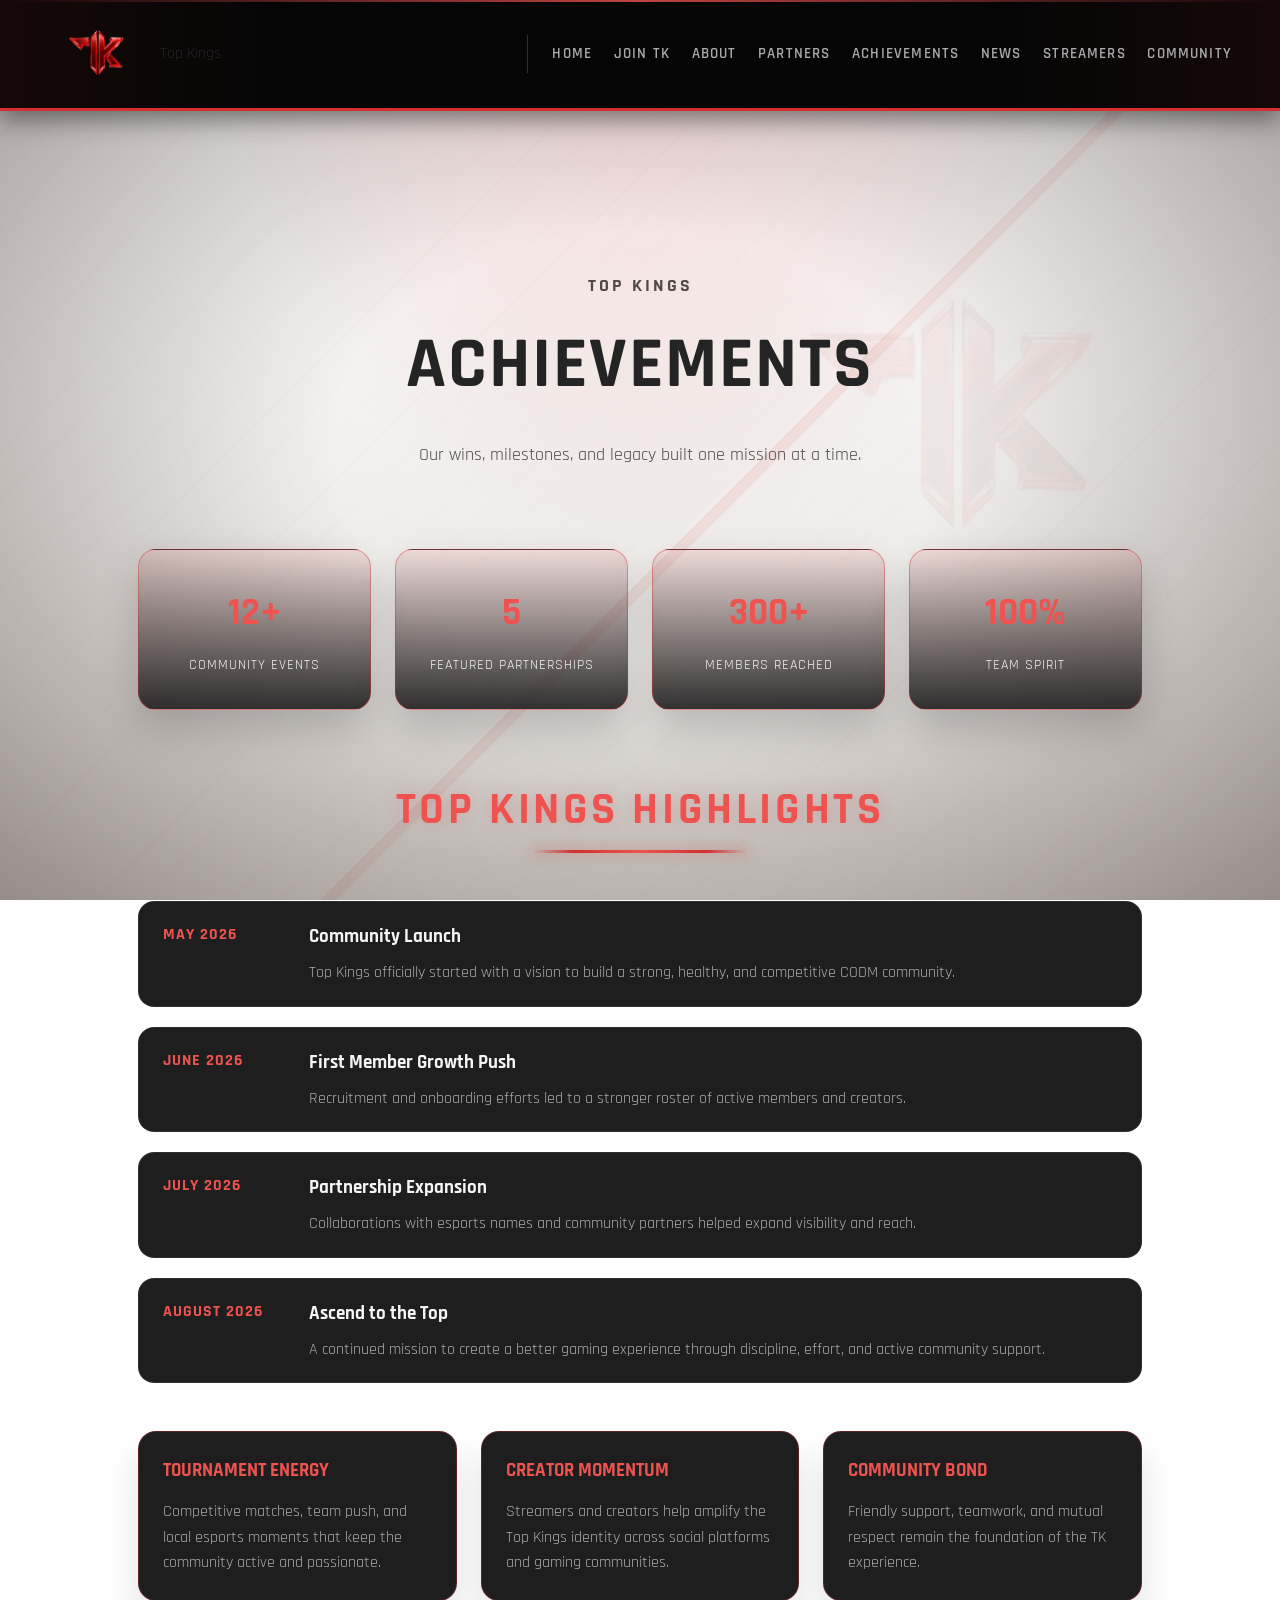
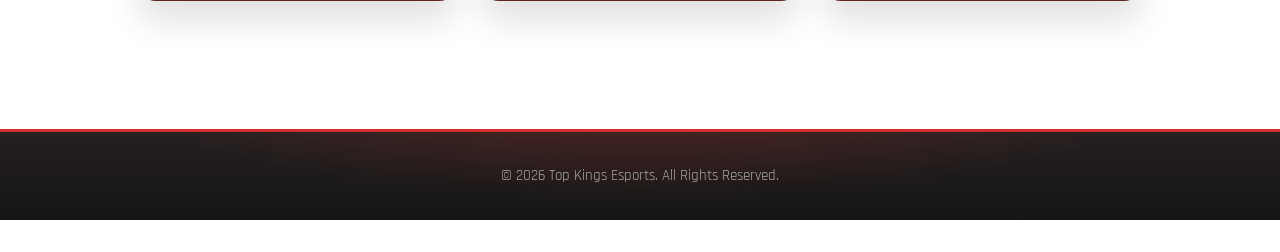
<file: achievements.html>
<!doctype html>
<html lang="en">
  <head>
    <meta charset="UTF-8" />
    <meta name="viewport" content="width=device-width, initial-scale=1.0" />
    <title>Top Kings | Achievements</title>
    <link rel="icon" type="image/png" href="/images/logo.png" />
    <link
      href="https://fonts.googleapis.com/css2?family=Rajdhani:wght@400;600;700&display=swap"
      rel="stylesheet"
    />
    <link rel="stylesheet" href="main.css" />
    <link rel="stylesheet" href="achievements.css" />
  </head>
  <body>
    <header>
      <div class="logo-container">
        <img src="/images/logo.png" alt="Top Kings Logo" class="site-logo" />
        <span class="logo-text">Top Kings</span>
      </div>

      <button
        class="menu-toggle"
        type="button"
        aria-label="Open navigation"
        aria-expanded="false"
        aria-controls="site-navigation"
      >
        <span></span>
        <span></span>
        <span></span>
      </button>

      <nav id="site-navigation">
        <a href="index.html">Home</a>
        <a href="index.html#join">Join TK</a>
        <a href="index.html#about">About</a>
        <a href="index.html#partners">Partners</a>
        <a href="achievements.html">Achievements</a>
        <a href="news.html">News</a>
        <a href="index.html#streamers">Streamers</a>
        <a href="index.html#community">Community</a>
      </nav>
    </header>

    <main class="page-shell">
      <section class="page-hero">
        <p class="eyebrow">Top Kings</p>
        <h1>Achievements</h1>
        <p>Our wins, milestones, and legacy built one mission at a time.</p>
      </section>

      <section class="stats-grid">
        <article class="stat-card">
          <span class="stat-number">12+</span>
          <span class="stat-label">Community Events</span>
        </article>

        <article class="stat-card">
          <span class="stat-number">5</span>
          <span class="stat-label">Featured Partnerships</span>
        </article>

        <article class="stat-card">
          <span class="stat-number">300+</span>
          <span class="stat-label">Members Reached</span>
        </article>

        <article class="stat-card">
          <span class="stat-number">100%</span>
          <span class="stat-label">Team Spirit</span>
        </article>
      </section>

      <section class="timeline-section">
        <h2 class="section-title">Top Kings Highlights</h2>

        <div class="timeline">
          <article class="timeline-item">
            <span class="date">May 2026</span>
            <div class="timeline-content">
              <h3>Community Launch</h3>
              <p>
                Top Kings officially started with a vision to build a strong,
                healthy, and competitive CODM community.
              </p>
            </div>
          </article>

          <article class="timeline-item">
            <span class="date">June 2026</span>
            <div class="timeline-content">
              <h3>First Member Growth Push</h3>
              <p>
                Recruitment and onboarding efforts led to a stronger roster of
                active members and creators.
              </p>
            </div>
          </article>

          <article class="timeline-item">
            <span class="date">July 2026</span>
            <div class="timeline-content">
              <h3>Partnership Expansion</h3>
              <p>
                Collaborations with esports names and community partners helped
                expand visibility and reach.
              </p>
            </div>
          </article>

          <article class="timeline-item">
            <span class="date">August 2026</span>
            <div class="timeline-content">
              <h3>Ascend to the Top</h3>
              <p>
                A continued mission to create a better gaming experience through
                discipline, effort, and active community support.
              </p>
            </div>
          </article>
        </div>
      </section>

      <section class="achievement-cards">
        <div class="mini-feature">
          <h3>Tournament Energy</h3>
          <p>
            Competitive matches, team push, and local esports moments that keep
            the community active and passionate.
          </p>
        </div>

        <div class="mini-feature">
          <h3>Creator Momentum</h3>
          <p>
            Streamers and creators help amplify the Top Kings identity across
            social platforms and gaming communities.
          </p>
        </div>

        <div class="mini-feature">
          <h3>Community Bond</h3>
          <p>
            Friendly support, teamwork, and mutual respect remain the foundation
            of the TK experience.
          </p>
        </div>
      </section>
    </main>

    <footer>
      <p>
        &copy; <span id="currentYear"></span> Top Kings Esports. All Rights
        Reserved.
      </p>
    </footer>

    <script src="nav.js"></script>
    <script src="achievements.js"></script>
  </body>
</html>
</file>
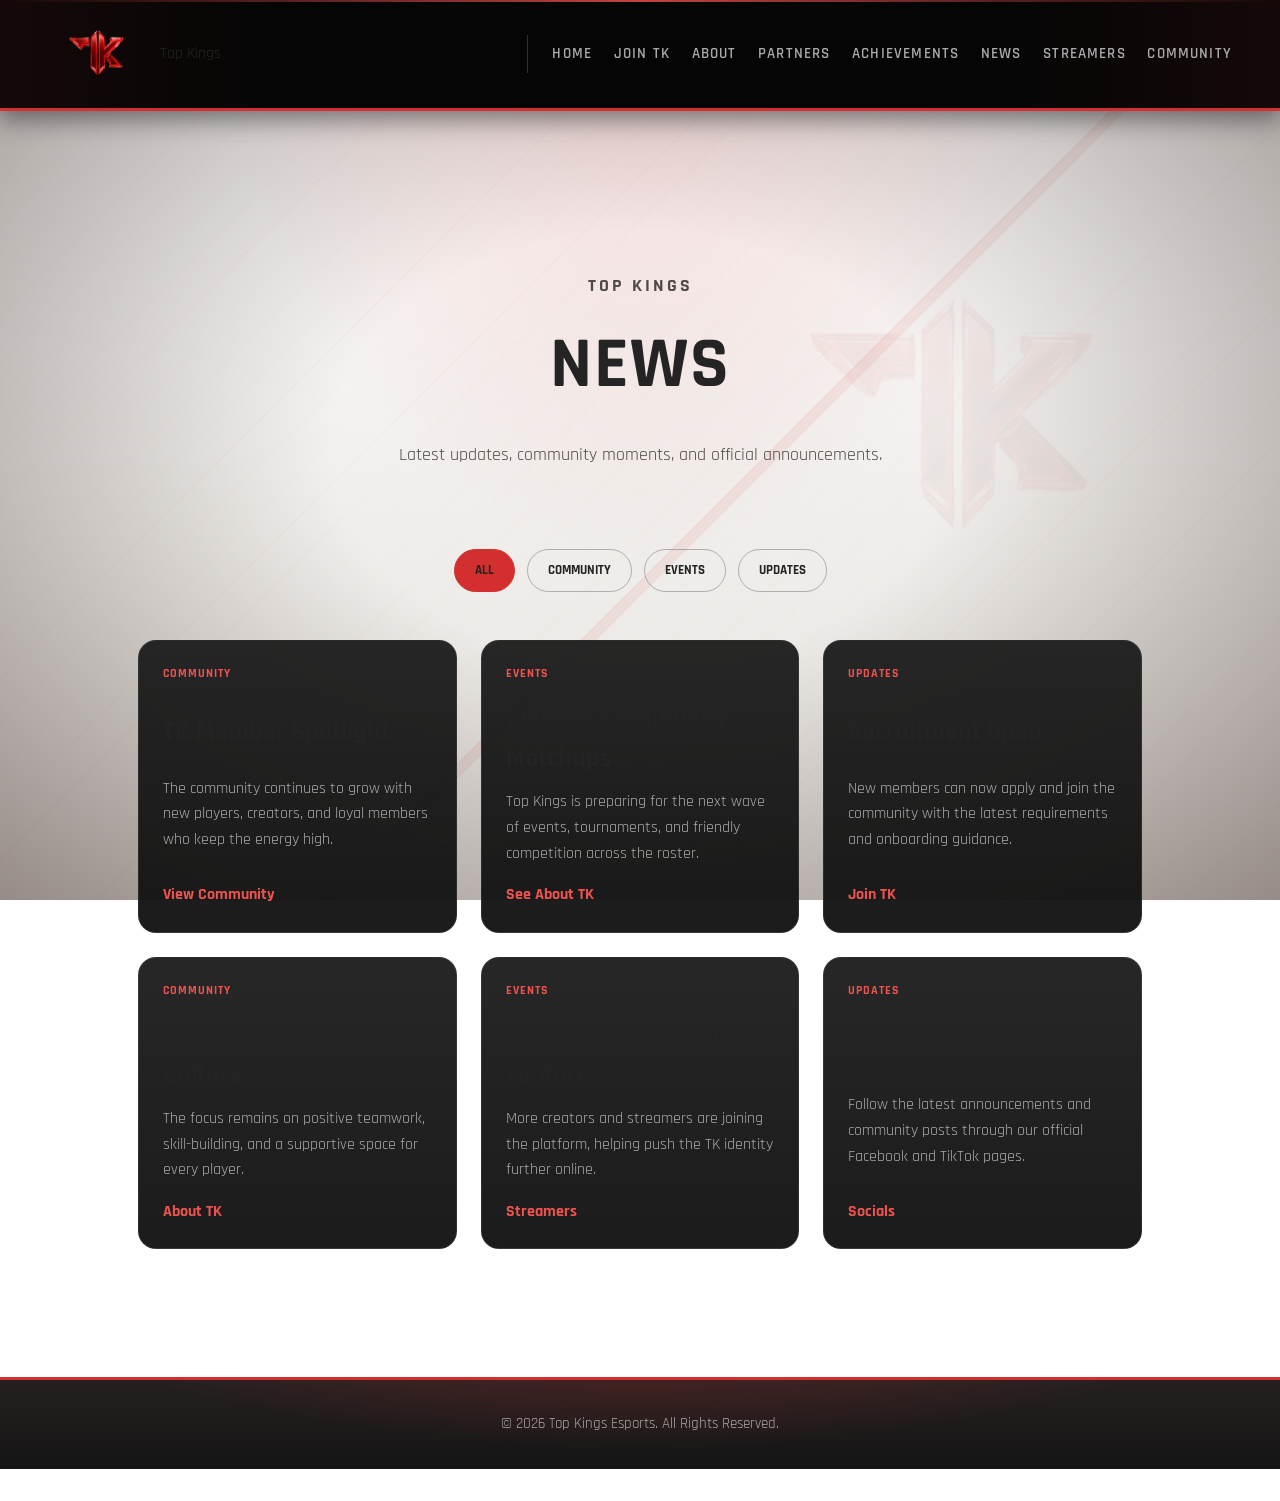
<file: news.html>
<!doctype html>
<html lang="en">
  <head>
    <meta charset="UTF-8" />
    <meta name="viewport" content="width=device-width, initial-scale=1.0" />
    <title>Top Kings | News</title>
    <link rel="icon" type="image/png" href="/images/logo.png" />
    <link
      href="https://fonts.googleapis.com/css2?family=Rajdhani:wght@400;600;700&display=swap"
      rel="stylesheet"
    />
    <link rel="stylesheet" href="main.css" />
    <link rel="stylesheet" href="news.css" />
  </head>
  <body>
    <header>
      <div class="logo-container">
        <img src="/images/logo.png" alt="Top Kings Logo" class="site-logo" />
        <span class="logo-text">Top Kings</span>
      </div>

      <button
        class="menu-toggle"
        type="button"
        aria-label="Open navigation"
        aria-expanded="false"
        aria-controls="site-navigation"
      >
        <span></span>
        <span></span>
        <span></span>
      </button>

      <nav id="site-navigation">
        <a href="index.html">Home</a>
        <a href="index.html#join">Join TK</a>
        <a href="index.html#about">About</a>
        <a href="index.html#partners">Partners</a>
        <a href="achievements.html">Achievements</a>
        <a href="news.html">News</a>
        <a href="index.html#streamers">Streamers</a>
        <a href="index.html#community">Community</a>
      </nav>
    </header>

    <main class="page-shell">
      <section class="page-hero">
        <p class="eyebrow">Top Kings</p>
        <h1>News</h1>
        <p>Latest updates, community moments, and official announcements.</p>
      </section>

      <section class="filter-bar">
        <button class="news-filter active" data-filter="all">All</button>
        <button class="news-filter" data-filter="community">Community</button>
        <button class="news-filter" data-filter="events">Events</button>
        <button class="news-filter" data-filter="updates">Updates</button>
      </section>

      <section class="news-grid">
        <article class="news-card" data-category="community">
          <span class="tag">Community</span>
          <h3>TK Member Spotlight</h3>
          <p>
            The community continues to grow with new players, creators, and
            loyal members who keep the energy high.
          </p>
          <a href="index.html#community">View Community</a>
        </article>

        <article class="news-card" data-category="events">
          <span class="tag">Events</span>
          <h3>Summer Community Matchups</h3>
          <p>
            Top Kings is preparing for the next wave of events, tournaments, and
            friendly competition across the roster.
          </p>
          <a href="index.html#about">See About TK</a>
        </article>

        <article class="news-card" data-category="updates">
          <span class="tag">Updates</span>
          <h3>Recruitment Open</h3>
          <p>
            New members can now apply and join the community with the latest
            requirements and onboarding guidance.
          </p>
          <a href="index.html#join">Join TK</a>
        </article>

        <article class="news-card" data-category="community">
          <span class="tag">Community</span>
          <h3>Healthy Gameplay Culture</h3>
          <p>
            The focus remains on positive teamwork, skill-building, and a
            supportive space for every player.
          </p>
          <a href="index.html#about">About TK</a>
        </article>

        <article class="news-card" data-category="events">
          <span class="tag">Events</span>
          <h3>Creator and Streamer Features</h3>
          <p>
            More creators and streamers are joining the platform, helping push
            the TK identity further online.
          </p>
          <a href="index.html#streamers">Streamers</a>
        </article>

        <article class="news-card" data-category="updates">
          <span class="tag">Updates</span>
          <h3>Official Socials Update</h3>
          <p>
            Follow the latest announcements and community posts through our
            official Facebook and TikTok pages.
          </p>
          <a href="index.html#about">Socials</a>
        </article>
      </section>
    </main>

    <footer>
      <p>
        &copy; <span id="currentYear"></span> Top Kings Esports. All Rights
        Reserved.
      </p>
    </footer>

    <script src="nav.js"></script>
    <script src="news.js"></script>
  </body>
</html>
</file>
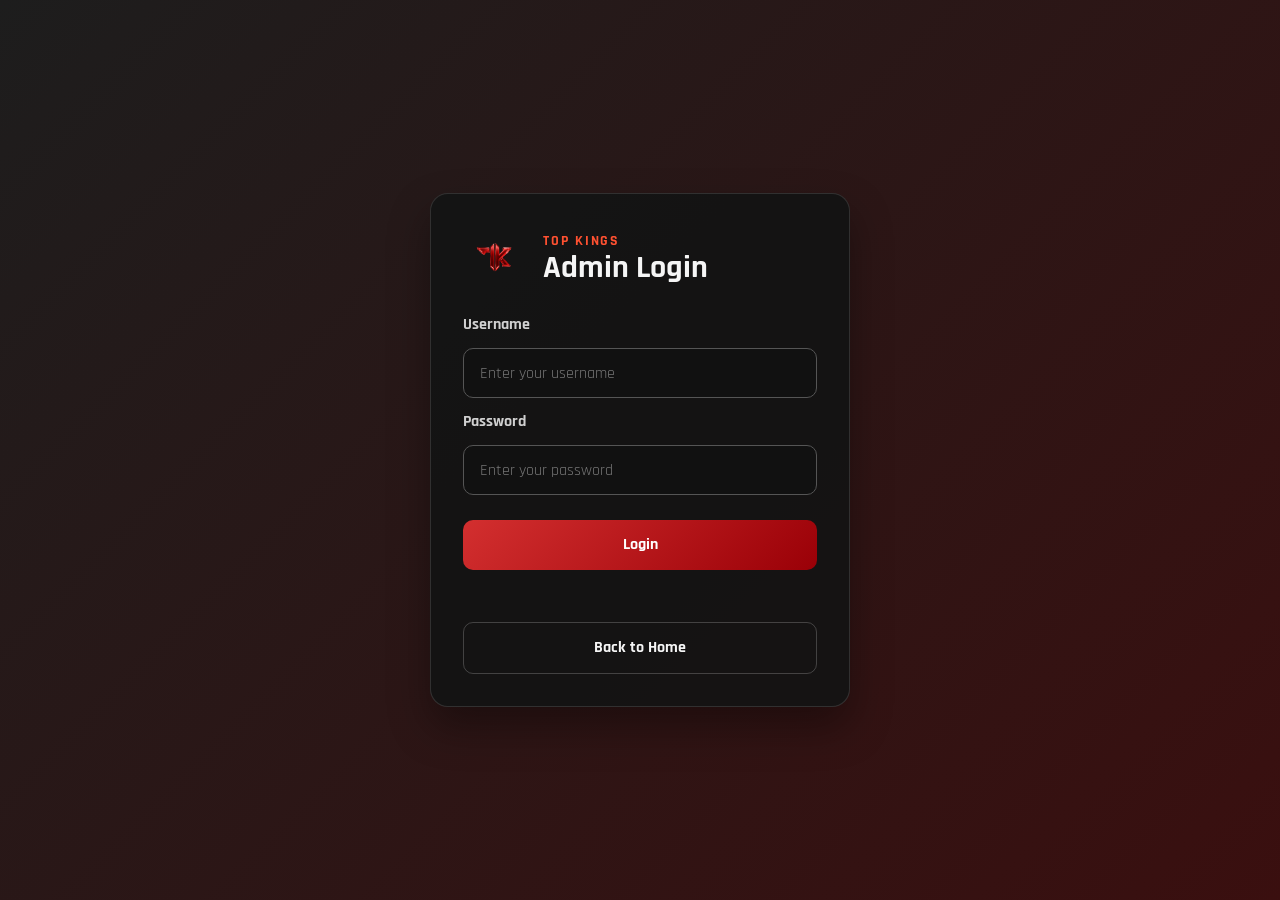
<file: Admin/admin.html>
<!doctype html>
<html lang="en">
  <head>
    <meta charset="UTF-8" />
    <meta name="viewport" content="width=device-width, initial-scale=1.0" />
    <title>Top Kings | Admin Portal</title>
    <link rel="icon" type="image/png" href="/images/logo.png" />
    <link
      href="https://fonts.googleapis.com/css2?family=Rajdhani:wght@400;600;700&display=swap"
      rel="stylesheet"
    />
    <link rel="stylesheet" href="admin.css" />
  </head>
  <body>
    <header>
      <div class="logo-container">
        <img src="/images/logo.png" alt="Top Kings Logo" class="site-logo" />
        <h1 class="logo-text">Top Kings Admin Portal</h1>
      </div>
      <div class="admin-header-actions">
        <div class="admin-badge">Admin Workspace</div>
        <button class="btn btn-secondary" id="admin-logout-btn" type="button">
          Logout
        </button>
      </div>
    </header>

    <div class="container">
      <!-- Navigation Tabs -->
      <div class="admin-tab-navigation">
        <button
          class="admin-menu-toggle"
          id="admin-menu-toggle"
          type="button"
          aria-expanded="false"
          aria-controls="admin-tab-buttons"
        >
          <span>Admin Sections</span>
          <span class="admin-menu-icon" aria-hidden="true">
            <span></span>
            <span></span>
            <span></span>
          </span>
        </button>

        <div class="tab-buttons" id="admin-tab-buttons">
          <button class="tab-btn active" data-tab="pending-tab">
            Pending Applications (<span id="pending-count">0</span>)
          </button>
          <button class="tab-btn" data-tab="referrals-tab">
            Referrals Applications (<span id="referral-count">0</span>)
          </button>
          <button class="tab-btn" data-tab="roster-tab">
            Approved Roster (<span id="roster-count">0</span>)
          </button>
          <button class="tab-btn" data-tab="streamers-tab">
            Streamer Management (<span id="streamer-count">0</span>)
          </button>
        </div>
      </div>

      <!-- TAB 1: Pending Applications -->
      <div id="pending-tab" class="tab-content active">
        <div class="dashboard-header">
          <h2>Pending Applications</h2>
          <div class="dashboard-tools">
            <input
              type="search"
              id="pending-search"
              class="admin-search"
              placeholder="Search applicant..."
              aria-label="Search pending applicants"
            />
            <button class="btn btn-refresh" id="refresh-btn">
              Refresh Data
            </button>
          </div>
        </div>
        <div id="requests-list" class="requests-list"></div>
      </div>

      <!-- TAB 2: Referrals Applications -->
      <div id="referrals-tab" class="tab-content">
        <div class="dashboard-header">
          <h2>Referrals Applications</h2>
          <input
            type="search"
            id="referral-search"
            class="admin-search"
            placeholder="Search referred applicant..."
            aria-label="Search referrals applications"
          />
        </div>
        <div id="referrals-list" class="requests-list"></div>
      </div>

      <!-- TAB 2: Active Roster Management -->
      <div id="roster-tab" class="tab-content">
        <div class="dashboard-header">
          <h2>Active Roster Management</h2>
          <input
            type="text"
            id="admin-roster-search"
            placeholder="Search IGN..."
          />
        </div>

        <!-- Role Filter Bar -->
        <div class="role-filter-bar">
          <button class="filter-btn active" data-role="ALL">All Roles</button>
          <button class="filter-btn" data-role="Casual">Casual</button>
          <button class="filter-btn" data-role="Competitive">
            Competitive
          </button>
          <button class="filter-btn" data-role="Streamer">Streamer</button>
        </div>

        <!-- Version Filter Bar -->
        <div class="role-filter-bar" style="margin-top: 0.5rem">
          <button class="version-filter-btn active" data-version="ALL">
            All Versions
          </button>
          <button class="version-filter-btn" data-version="v1">
            Version 1
          </button>
          <button class="version-filter-btn" data-version="v2">
            Version 2
          </button>
        </div>

        <div id="admin-roster-list" class="roster-admin-list"></div>
      </div>

      <!-- TAB 3: Streamer Management -->
      <div id="streamers-tab" class="tab-content">
        <div class="dashboard-header">
          <h2>Streamer Management</h2>
          <input
            type="search"
            id="streamer-search"
            class="admin-search"
            placeholder="Search streamer..."
            aria-label="Search streamers"
          />
        </div>
        <div id="admin-streamers-list" class="roster-admin-list"></div>
      </div>
    </div>

    <!-- Applicant Details Popover -->
    <div id="applicantModal" class="modal-overlay">
      <div class="modal-content applicant-modal-content">
        <button
          class="close-btn"
          type="button"
          aria-label="Close applicant details"
          onclick="closeApplicantModal()"
        >
          &times;
        </button>
        <p class="popover-kicker">PENDING APPLICATION</p>
        <h2 id="applicant-modal-name">Applicant Details</h2>
        <div id="applicant-modal-details" class="applicant-details"></div>
        <div id="applicant-modal-proofs" class="proof-images"></div>
        <div class="actions-row applicant-actions">
          <button
            class="btn btn-approve"
            id="applicant-approve-btn"
            type="button"
          >
            Approve Member
          </button>
          <button
            class="btn btn-reject"
            id="applicant-reject-btn"
            type="button"
          >
            Reject Request
          </button>
        </div>
      </div>
    </div>

    <!-- Applicant Image Preview -->
    <div id="imagePreviewModal" class="modal-overlay image-preview-modal">
      <div class="image-preview-content">
        <button
          class="close-btn"
          type="button"
          aria-label="Close image preview"
          onclick="closeImagePreview()"
        >
          &times;
        </button>
        <p id="image-preview-label" class="popover-kicker"></p>
        <img id="image-preview" src="" alt="Applicant attachment preview" />
      </div>
    </div>

    <!-- Edit Member Modal -->
    <div id="editModal" class="modal-overlay">
      <div class="modal-content">
        <span class="close-btn" onclick="closeEditModal()">&times;</span>
        <h2 style="color: var(--tk-red-dark, #d32f2f); margin-bottom: 1rem">
          Edit Member
        </h2>
        <form id="edit-member-form">
          <input type="hidden" id="edit-member-id" />
          <div class="form-group">
            <label for="edit-member-ign">IGN</label>
            <input type="text" id="edit-member-ign" required />
          </div>
          <div class="form-group">
            <label for="edit-member-role">Role</label>
            <select id="edit-member-role" required>
              <option value="Casual">Casual</option>
              <option value="Competitive">Competitive</option>
              <option value="Streamer">Streamer</option>
            </select>
          </div>
          <div class="form-group">
            <label for="edit-member-version">Roster Version</label>
            <select id="edit-member-version" required>
              <option value="v1">Version 1</option>
              <option value="v2">Version 2</option>
            </select>
          </div>
          <button
            type="submit"
            class="btn btn-approve"
            style="width: 100%; margin-top: 1rem"
          >
            Save Changes
          </button>
        </form>
      </div>
    </div>

    <!-- Edit Streamer Modal -->
    <div id="editStreamerModal" class="modal-overlay">
      <div class="modal-content">
        <button
          class="close-btn"
          type="button"
          aria-label="Close streamer editor"
          onclick="closeStreamerModal()"
        >
          &times;
        </button>
        <h2 class="modal-heading">Edit Streamer</h2>
        <form id="edit-streamer-form">
          <input type="hidden" id="edit-streamer-id" />
          <div class="form-group">
            <label for="edit-streamer-ign">Username</label>
            <input type="text" id="edit-streamer-ign" required />
          </div>
          <div class="form-group">
            <label for="edit-streamer-username">@Username</label>
            <input
              type="text"
              id="edit-streamer-username"
              placeholder="@username"
            />
          </div>
          <div class="form-group">
            <label for="edit-streamer-tiktok-name">TikTok Name</label>
            <input
              type="text"
              id="edit-streamer-tiktok-name"
              placeholder="Display name on TikTok"
            />
          </div>
          <div class="streamer-stats-fields">
            <div class="form-group">
              <label for="edit-streamer-following">Following</label>
              <input type="number" id="edit-streamer-following" min="0" />
            </div>
            <div class="form-group">
              <label for="edit-streamer-followers">Followers</label>
              <input type="number" id="edit-streamer-followers" min="0" />
            </div>
          </div>
          <div class="form-group">
            <label for="edit-streamer-tiktok-url">TikTok Profile URL</label>
            <input
              type="url"
              id="edit-streamer-tiktok-url"
              placeholder="https://www.tiktok.com/@username"
            />
          </div>
          <div class="form-group">
            <label for="edit-streamer-details">Details</label>
            <textarea
              id="edit-streamer-details"
              rows="4"
              placeholder="Bio, content focus, or social details"
            ></textarea>
          </div>
          <div class="form-group">
            <label for="edit-streamer-image">Profile Picture</label>
            <input type="file" id="edit-streamer-image" accept="image/*" />
          </div>
          <button type="submit" class="btn btn-approve modal-submit">
            Save Streamer
          </button>
        </form>
      </div>
    </div>

    <!-- Approval Version Selection Modal -->
    <div id="approvalModal" class="modal-overlay">
      <div class="modal-content" style="text-align: center">
        <span class="close-btn" onclick="closeApprovalModal()">&times;</span>
        <h2 style="color: var(--tk-red-dark, #d32f2f); margin-bottom: 0.5rem">
          Approve Member
        </h2>
        <p
          style="margin-bottom: 1.5rem; font-weight: bold"
          id="approval-applicant-name"
        ></p>
        <p style="margin-bottom: 1rem">
          Select which version list to assign this member to:
        </p>
        <div style="display: flex; gap: 1rem; justify-content: center">
          <button
            class="btn btn-approve"
            style="flex: 1"
            onclick="confirmApproval('v1')"
          >
            Approve as Version 1
          </button>
          <button
            class="btn btn-approve"
            style="flex: 1; background: #0288d1"
            onclick="confirmApproval('v2')"
          >
            Approve as Version 2
          </button>
        </div>
      </div>
    </div>

    <!-- Kick Confirmation Modal -->
    <div id="kickModal" class="modal">
      <div class="modal-content">
        <h2
          style="
            color: #d32f2f;
            margin-top: 0;
            font-size: 1.4rem;
            text-align: center;
          "
        >
          KICK OUT MEMBER
        </h2>
        <p style="text-align: center; color: #ccc; margin-bottom: 1rem">
          Are you sure you want to remove this member from Top Kings?
        </p>

        <div
          style="
            background: #262626;
            padding: 1rem;
            border-radius: 6px;
            margin-bottom: 1.5rem;
            text-align: center;
          "
        >
          <p style="margin: 0.3rem 0; font-size: 1.2rem">
            <strong>IGN:</strong>
            <span id="kick-member-ign" style="color: #ff5252">-</span>
          </p>
          <p style="margin: 0.3rem 0; color: #aaa">
            Role: <span id="kick-member-role" style="color: #fff">-</span>
          </p>
          <p style="margin: 0.3rem 0; color: #aaa">
            Roster: <span id="kick-member-version" style="color: #fff">-</span>
          </p>
        </div>

        <div style="display: flex; gap: 1rem; justify-content: center">
          <button
            class="btn btn-kick"
            onclick="confirmKick()"
            style="
              flex: 1;
              padding: 0.7rem;
              background: #d32f2f;
              color: #fff;
              border: none;
              border-radius: 4px;
              font-weight: bold;
              cursor: pointer;
            "
          >
            Confirm Kick
          </button>
          <button
            class="btn"
            onclick="closeKickModal()"
            style="
              flex: 1;
              padding: 0.7rem;
              background: #444;
              color: #fff;
              border: none;
              border-radius: 4px;
              font-weight: bold;
              cursor: pointer;
            "
          >
            Cancel
          </button>
        </div>
      </div>
    </div>

    <script src="admin.js"></script>
  </body>
</html>
</file>
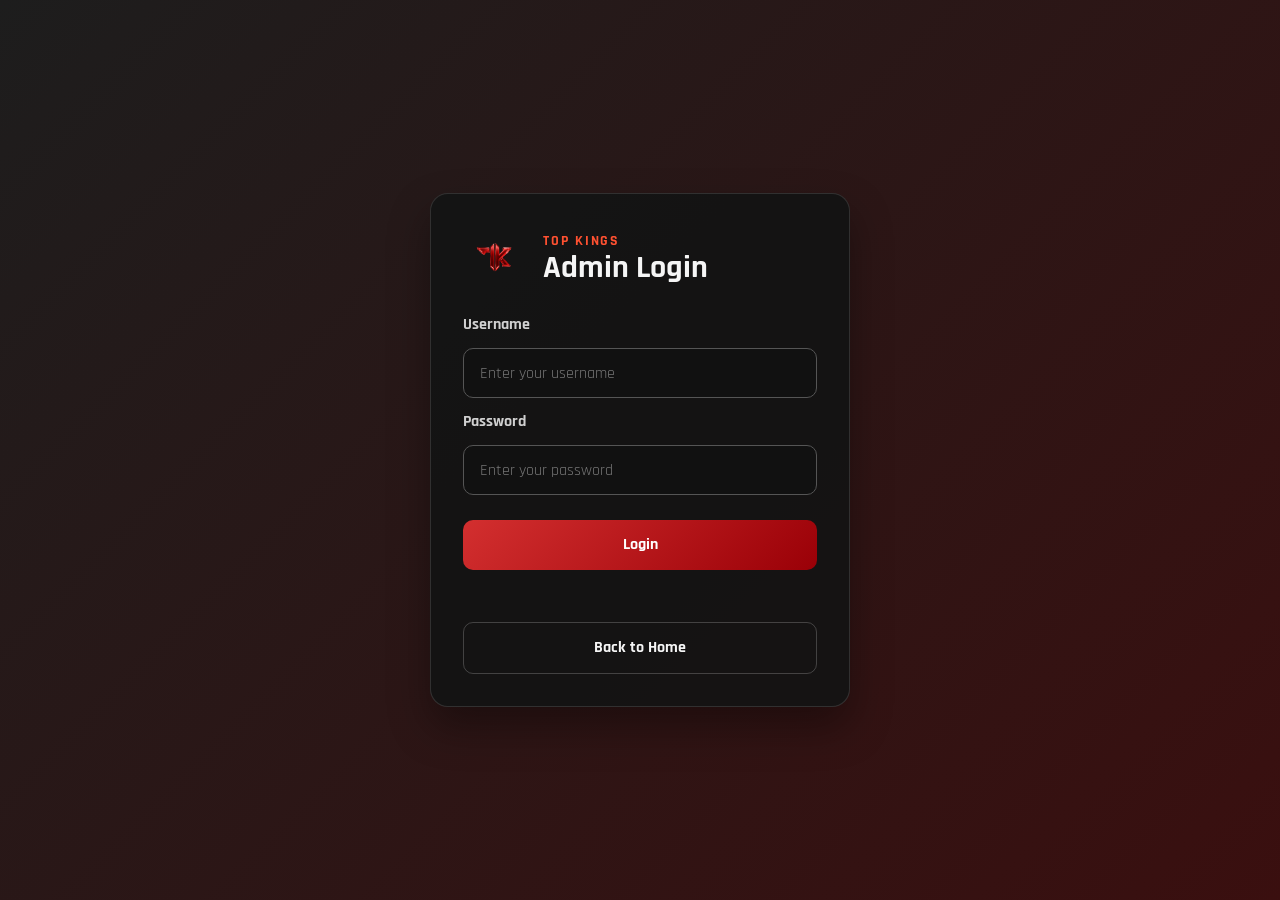
<file: Admin/login.html>
<!doctype html>
<html lang="en">
  <head>
    <meta charset="UTF-8" />
    <meta name="viewport" content="width=device-width, initial-scale=1.0" />
    <title>Top Kings | Admin Login</title>
    <link rel="icon" type="image/png" href="/images/logo.png" />
    <link
      href="https://fonts.googleapis.com/css2?family=Rajdhani:wght@400;600;700&display=swap"
      rel="stylesheet"
    />
    <link rel="stylesheet" href="login.css" />
  </head>
  <body>
    <div class="login-shell">
      <div class="login-card">
        <div class="brand-row">
          <img src="/images/logo.png" alt="Top Kings Logo" class="brand-logo" />
          <div>
            <p class="brand-tag">Top Kings</p>
            <h1>Admin Login</h1>
          </div>
        </div>

        <form id="admin-login-form" novalidate>
          <label for="admin-username">Username</label>
          <input
            id="admin-username"
            type="text"
            placeholder="Enter your username"
            autocomplete="username"
            required
          />

          <label for="admin-password">Password</label>
          <input
            id="admin-password"
            type="password"
            placeholder="Enter your password"
            autocomplete="current-password"
            required
          />

          <button type="submit" class="submit-btn">Login</button>
        </form>

        <p id="login-error" class="error-message" aria-live="polite"></p>

        <button id="back-home" class="secondary-btn" type="button">
          Back to Home
        </button>
      </div>
    </div>

    <script src="login.js"></script>
  </body>
</html>
</file>
<file: main.css>
/* =========================================
   TOP KINGS ESPORTS - MAIN CSS
   ========================================= */

:root {
  --tk-red-primary: #d32f2f;
  --tk-red-dark: #b71c1c;
  --tk-red-light: #ef5350;

  --tk-page-bg: #e2ded9;
  --tk-dark-bg: #121212;
  --tk-card-bg: #1e1e1e;
  --tk-input-bg: #2a2a2a;

  --tk-text-dark: #242424;
  --tk-text-light: #f5f5f5;
  --tk-text-muted: #aaaaaa;
}

/* =========================================
   GLOBAL
   ========================================= */

* {
  box-sizing: border-box;
  margin: 0;
  padding: 0;
  font-family: 'Rajdhani', sans-serif;
}

html {
  scroll-behavior: smooth;
}

body {
  position: relative;
  background-color: var(--tk-page-bg);
  background-image:
    radial-gradient(
      ellipse at center,
      transparent 34%,
      rgba(70, 55, 50, 0.5) 100%
    ),
    radial-gradient(
      ellipse at 50% -12%,
      rgba(211, 47, 47, 0.18),
      transparent 48%
    ),
    linear-gradient(
      135deg,
      transparent 0 56%,
      rgba(211, 47, 47, 0.08) 56% 56.7%,
      transparent 56.7% 100%
    ),
    repeating-linear-gradient(
      135deg,
      rgba(211, 47, 47, 0.025) 0 1px,
      transparent 1px 32px
    ),
    linear-gradient(
      180deg,
      rgba(255, 255, 255, 0.16),
      rgba(226, 222, 217, 0.88)
    );
  background-attachment: fixed;
  color: var(--tk-text-dark);
  line-height: 1.6;
  padding-bottom: 2rem;
}

body::before {
  content: '';
  position: fixed;
  inset: 0;
  background: url('images/logo.png') no-repeat 92% 42%;
  background-size: min(520px, 42vw);
  opacity: 0.045;
  pointer-events: none;
  z-index: 0;
}

body > * {
  position: relative;
  z-index: 1;
}

/* =========================================
   HEADER & NAVIGATION
   ========================================= */

header {
  background:
    linear-gradient(
      90deg,
      rgba(211, 47, 47, 0.08),
      transparent 22%,
      transparent 78%,
      rgba(211, 47, 47, 0.08)
    ),
    #050505;
  min-height: 108px;
  padding: 4px clamp(1rem, 4vw, 3rem);

  display: flex;
  justify-content: space-between;
  align-items: center;
  gap: 2rem;

  border-bottom: 3px solid var(--tk-red-primary);
  box-shadow: 0 8px 24px rgba(0, 0, 0, 0.45);

  position: sticky;
  top: 0;
  z-index: 100;
}

header::before {
  content: '';
  position: absolute;
  top: 0;
  left: 0;
  right: 0;
  height: 2px;
  background: linear-gradient(
    90deg,
    transparent,
    var(--tk-red-light),
    transparent
  );
  opacity: 0.8;
}

.logo-container {
  display: flex;
  align-items: center;
  gap: 0.75rem;
}

.site-logo {
  height: 100px;
  width: auto;
}

.logo-button {
  display: block;
  padding: 0;
  border: 0;
  background: transparent;
  line-height: 0;
}

.logo-button:focus-visible {
  outline: 2px solid var(--tk-red-light);
  outline-offset: 5px;
}

nav {
  display: flex;
  align-items: center;
  flex-wrap: wrap;
  justify-content: flex-end;
  gap: 0.65rem 1.35rem;
  padding-left: 1.5rem;
  border-left: 1px solid rgba(239, 83, 80, 0.35);
}

nav a {
  position: relative;
  color: var(--tk-text-muted);
  text-decoration: none;
  font-size: 0.92rem;
  font-weight: 600;
  text-transform: uppercase;
  letter-spacing: 0.08em;
  padding: 0.45rem 0;

  transition:
    color 0.3s ease,
    transform 0.3s ease;
}

nav a::after {
  content: '';
  position: absolute;
  right: 0;
  bottom: 0;
  left: 0;
  height: 2px;
  background: var(--tk-red-light);
  transform: scaleX(0);
  transform-origin: right;
  transition: transform 0.3s ease;
}

nav a:hover,
nav a:focus-visible {
  color: var(--tk-red-light);
  transform: translateY(-2px);
}

nav a:hover::after,
nav a:focus-visible::after {
  transform: scaleX(1);
  transform-origin: left;
}

nav a:focus-visible {
  outline: none;
}

.menu-toggle {
  display: none;
  width: 2.75rem;
  height: 2.75rem;
  padding: 0.55rem;
  border: 1px solid rgba(239, 83, 80, 0.5);
  border-radius: 4px;
  background: transparent;
  cursor: pointer;
}

.menu-toggle span {
  display: block;
  height: 2px;
  margin: 5px 0;
  background: var(--tk-text-light);
  transition:
    transform 0.2s ease,
    opacity 0.2s ease;
}

.menu-toggle[aria-expanded='true'] span:nth-child(1) {
  transform: translateY(7px) rotate(45deg);
}

.menu-toggle[aria-expanded='true'] span:nth-child(2) {
  opacity: 0;
}

.menu-toggle[aria-expanded='true'] span:nth-child(3) {
  transform: translateY(-7px) rotate(-45deg);
}

/* =========================================
   COMMON SECTION LAYOUTS
   ========================================= */

section {
  max-width: 1100px;
  margin: 3rem auto;
  padding: 0 1.5rem;
}

.section-title {
  position: relative;
  display: flex;
  flex-direction: column;
  align-items: center;
  text-align: center;
  color: var(--tk-red-light);

  font-size: clamp(2rem, 4vw, 2.8rem);
  line-height: 1;
  margin-bottom: 3rem;

  text-transform: uppercase;
  letter-spacing: 0.08em;
  text-shadow: 0 0 18px rgba(211, 47, 47, 0.2);
}

.section-title::before {
  content: attr(data-label);
  display: block;
  margin-bottom: 0.85rem;
  color: var(--tk-text-muted);
  font-size: 0.72rem;
  font-weight: 700;
  letter-spacing: 0.28em;
}

.section-title::after {
  content: '';
  width: min(220px, 46vw);
  height: 3px;
  margin-top: 1.1rem;
  background: linear-gradient(
    90deg,
    transparent,
    var(--tk-red-primary) 20%,
    var(--tk-red-light) 50%,
    var(--tk-red-primary) 80%,
    transparent
  );
  box-shadow: 0 0 14px rgba(211, 47, 47, 0.55);
}

/* =========================================
   TOP KINGS HERO SECTION
   ========================================= */

.hero {
  min-height: 620px;
  width: 100%;

  display: flex;
  flex-direction: column;
  justify-content: center;
  align-items: center;

  text-align: center;

  padding: 6rem 1.5rem;

  position: relative;
  overflow: hidden;

  /* Background Image + Dark Esports Overlay */
  background:
    linear-gradient(
      180deg,
      rgba(0, 0, 0, 0.35) 0%,
      rgba(0, 0, 0, 0.65) 55%,
      rgba(18, 18, 18, 1) 100%
    ),
    url('images/cover-bg.png');

  background-size: cover;
  background-position: center;
  background-repeat: no-repeat;

  border-bottom: 2px solid var(--tk-red-primary);

  box-shadow:
    inset 0 -80px 100px rgba(0, 0, 0, 0.75),
    0 10px 40px rgba(0, 0, 0, 0.45);
}

/* Red cinematic glow */
.hero::before {
  content: '';

  position: absolute;

  width: 500px;
  height: 500px;

  top: 50%;
  left: 50%;

  transform: translate(-50%, -50%);

  background: rgba(211, 47, 47, 0.12);

  filter: blur(100px);

  border-radius: 50%;

  pointer-events: none;
}

/* Bottom red accent */
.hero::after {
  content: '';

  position: absolute;

  bottom: 0;
  left: 50%;

  transform: translateX(-50%);

  width: 180px;
  height: 3px;

  background: var(--tk-red-primary);

  box-shadow:
    0 0 10px rgba(211, 47, 47, 0.8),
    0 0 25px rgba(211, 47, 47, 0.5);

  z-index: 2;
}

/* =========================================
   HERO TITLE
   ========================================= */

.hero h1 {
  position: relative;
  z-index: 3;

  max-width: 900px;

  margin-bottom: 1rem;

  font-size: clamp(2.3rem, 6vw, 4.5rem);

  font-weight: 700;

  line-height: 1.05;

  text-transform: uppercase;

  letter-spacing: 2px;

  color: #ffffff;

  text-shadow:
    0 3px 8px rgba(0, 0, 0, 0.9),
    0 0 20px rgba(211, 47, 47, 0.35);
}

/* Red highlight on title */
.hero h1::after {
  content: '';
  display: block;

  width: 90px;
  height: 4px;

  margin: 1.2rem auto 0;

  background: var(--tk-red-primary);

  border-radius: 10px;

  box-shadow:
    0 0 10px rgba(211, 47, 47, 0.8),
    0 0 20px rgba(211, 47, 47, 0.4);
}

/* =========================================
   HERO DESCRIPTION
   ========================================= */

.hero p {
  position: relative;
  z-index: 3;

  max-width: 700px;

  margin-bottom: 2rem;

  font-size: clamp(1rem, 2vw, 1.3rem);

  color: #dddddd;

  letter-spacing: 0.8px;

  text-shadow: 0 2px 8px rgba(0, 0, 0, 0.9);
}

/* =========================================
   HERO BUTTON
   ========================================= */

.hero .btn {
  position: relative;
  z-index: 3;

  padding: 0.9rem 2.2rem;

  font-size: 1.05rem;

  letter-spacing: 1px;

  border: 1px solid rgba(255, 255, 255, 0.1);

  box-shadow: 0 0 15px rgba(211, 47, 47, 0.25);

  transition:
    transform 0.25s ease,
    box-shadow 0.25s ease,
    background 0.25s ease;
}

.hero .btn:hover {
  background: var(--tk-red-dark);

  transform: translateY(-4px);

  box-shadow:
    0 8px 25px rgba(211, 47, 47, 0.35),
    0 0 20px rgba(211, 47, 47, 0.35);
}

/* =========================================
   MOBILE HERO
   ========================================= */

@media (max-width: 768px) {
  .hero {
    min-height: 520px;

    padding: 5rem 1.2rem;

    background-position: center;
  }

  .hero h2 {
    font-size: 2.4rem;

    letter-spacing: 1px;
  }

  .hero p {
    font-size: 1.05rem;

    max-width: 90%;
  }

  .hero .btn {
    width: auto;

    padding: 0.8rem 1.5rem;
  }
}

/* =========================================
   RULES MODAL
   ========================================= */

.modal-overlay {
  position: fixed;

  top: 0;
  left: 0;

  width: 100%;
  height: 100%;

  background: rgba(0, 0, 0, 0.85);

  display: none;

  justify-content: center;
  align-items: center;

  z-index: 1000;
}

.modal-content {
  background: var(--tk-card-bg);
  color: var(--tk-text-light);

  padding: 2rem;

  border-radius: 8px;

  max-width: 650px;
  width: 90%;

  position: relative;

  border: 1px solid var(--tk-red-primary);
}

.close-btn {
  position: absolute;
  top: -18px;
  right: -18px;
  width: 42px;
  height: 42px;
  border: 1px solid rgba(211, 47, 47, 0.9);
  border-radius: 50%;
  background: rgba(10, 10, 10, 0.96);
  color: #fff;
  font-size: 2.2rem;
  line-height: 1;
  cursor: pointer;
  display: flex;
  align-items: center;
  justify-content: center;
  box-shadow:
    0 0 0 1px rgba(255, 255, 255, 0.06),
    0 0 18px rgba(211, 47, 47, 0.45);
  transition: all 0.2s ease;
}

.close-btn:hover {
  color: #fff;
  background: rgba(211, 47, 47, 0.24);
  border-color: rgba(255, 255, 255, 0.8);
  box-shadow:
    0 0 0 1px rgba(255, 255, 255, 0.12),
    0 0 22px rgba(211, 47, 47, 0.6);
  transform: scale(1.03);
}

.modal-title {
  color: var(--tk-red-light);
  margin-bottom: 1rem;
}

.rules-img-container {
  width: 100%;
}

.rules-img {
  width: 100%;
  height: auto;
  display: block;
  border-radius: 4px;
}

.third-month-overlay {
  background: rgba(10, 10, 10, 0.92);
}

.third-month-content {
  max-width: 520px;
  width: min(82vw, 520px);
  padding: 0.75rem;
  border: 2px solid #3b0909;
  box-shadow:
    0 0 0 1px rgba(255, 255, 255, 0.08),
    0 0 22px rgba(211, 47, 47, 0.42);
  background: linear-gradient(180deg, #121212 0%, #1d1d1d 100%);
}

.third-month-container {
  width: 100%;
}

.third-month-image {
  width: 100%;
  height: auto;
  display: block;
  border-radius: 8px;
  border: 1px solid rgba(255, 255, 255, 0.06);
}

/* =========================================
   COMMUNITY ROSTER
   ========================================= */

.roster-section {
  background: #181818;
  color: var(--tk-text-light);

  width: calc(100% - 2rem);
  max-width: 1400px;
  padding: 2.5rem 1.5rem;

  border-radius: 8px;
}

.version-tabs {
  display: flex;

  justify-content: center;

  gap: 1rem;

  margin-bottom: 1.5rem;
}

.v-tab-btn {
  background: #252525;

  color: var(--tk-text-light);

  border: 2px solid var(--tk-red-primary);

  padding: 0.6rem 2rem;

  font-size: 1.1rem;
  font-weight: 700;

  cursor: pointer;

  border-radius: 4px;

  text-transform: uppercase;

  transition: all 0.3s ease;
}

.v-tab-btn.active,
.v-tab-btn:hover {
  background: var(--tk-red-primary);

  color: #fff;

  box-shadow: 0 0 10px rgba(211, 47, 47, 0.5);
}

/* =========================================
   ROLE FILTER
   ========================================= */

.role-filter-bar {
  display: flex;

  justify-content: center;

  flex-wrap: wrap;

  gap: 0.5rem;

  margin-bottom: 1.5rem;
}

.filter-btn {
  background: #222;

  border: 1px solid #444;

  color: var(--tk-text-muted);

  padding: 0.4rem 1.2rem;

  border-radius: 20px;

  cursor: pointer;

  font-weight: 600;

  font-size: 0.95rem;
}

.filter-btn.active,
.filter-btn:hover {
  background: var(--tk-red-primary);

  color: #fff;

  border-color: var(--tk-red-primary);
}

/* =========================================
   SEARCH
   ========================================= */

.search-box {
  margin: 0 auto 2rem auto;

  max-width: 450px;
}

.search-box input {
  width: 100%;

  padding: 0.7rem 1rem;

  background: #222;

  border: 1px solid #444;

  color: #fff;

  border-radius: 4px;

  font-size: 1rem;
}

/* =========================================
   ROSTER GRID
   ========================================= */

.roster-grid {
  display: grid;

  grid-template-columns: repeat(3, minmax(140px, 1fr));

  gap: 0.35rem 1.5rem;

  align-items: start;
}

.roster-column {
  display: flex;

  flex-direction: column;

  gap: 0.1rem;
}

.member-card {
  background: transparent;

  padding: 0;

  border: none;

  border-radius: 0;

  box-shadow: none;

  text-align: left;
}

.member-card h3 {
  font-size: 1.2rem;

  margin: 0;

  letter-spacing: 0.03em;

  color: var(--tk-text-light);

  text-transform: uppercase;

  line-height: 1.6;

  font-weight: 800;
}

.version-tag {
  display: none;
}

@media (max-width: 900px) {
  .roster-grid {
    grid-template-columns: repeat(2, minmax(120px, 1fr));
  }
}

@media (max-width: 560px) {
  .roster-grid {
    grid-template-columns: 1fr;
  }
}

/* =========================================
   APPLICATION FORM
   ========================================= */

.reg-form {
  background: var(--tk-card-bg);
  color: var(--tk-text-light);

  padding: 2.5rem;

  border-radius: 8px;

  max-width: 1000px;

  margin: 0 auto;

  border: 1px solid #333;
}

.form-group {
  margin-bottom: 1.2rem;
}

.form-group label {
  display: block;

  margin-bottom: 0.4rem;

  font-weight: 600;

  color: var(--tk-text-light);
}

.form-group input[type='text'],
.form-group input[type='url'],
.form-group select {
  width: 100%;

  padding: 0.7rem;

  background: var(--tk-input-bg);

  border: 1px solid #444;

  color: #fff;

  border-radius: 4px;

  font-size: 1rem;
}

.form-group input[type='file'] {
  width: 100%;

  padding: 0.5rem;

  background: var(--tk-input-bg);

  border: 1px solid #444;

  color: var(--tk-text-muted);

  border-radius: 4px;
}

.submit-btn {
  width: 100%;

  margin-top: 1rem;

  padding: 0.9rem;

  font-size: 1.2rem;
}

/* =========================================
   LATEST INTEL / FEEDS
   ========================================= */

.content-grid {
  display: grid;

  grid-template-columns: repeat(auto-fit, minmax(300px, 1fr));

  gap: 2rem;

  align-items: stretch;
}

.feed-box {
  background: var(--tk-card-bg);
  color: var(--tk-text-light);

  padding: 1.5rem;

  border-radius: 8px;

  border-left: 4px solid var(--tk-red-primary);
}

.card-title,
.feed-box h3 {
  display: flex;
  align-items: center;
  gap: 0.75rem;

  margin-bottom: 1rem;

  color: var(--tk-red-light);

  border-bottom: 1px solid #333;

  padding-bottom: 0.5rem;
}

.card-title::before,
.feed-box h3::before {
  content: '';
  width: 8px;
  height: 8px;
  flex: 0 0 8px;
  background: var(--tk-red-primary);
  box-shadow: 0 0 10px rgba(211, 47, 47, 0.8);
  transform: rotate(45deg);
}

.social-box {
  background: var(--tk-card-bg);
  border-left: 4px solid var(--tk-red-primary);
}

.social-links {
  display: flex;
  flex-wrap: wrap;
  gap: 0.9rem;
}

.social-card {
  display: inline-flex;
  align-items: center;
  justify-content: center;
  width: 52px;
  height: 52px;
  border-radius: 14px;
  text-decoration: none;
  color: #fff;
  background: rgba(255, 255, 255, 0.03);
  border: 1px solid rgba(255, 255, 255, 0.08);
  transition:
    transform 0.25s ease,
    border-color 0.25s ease,
    box-shadow 0.25s ease;
}

.social-card:hover {
  transform: translateY(-2px);
  border-color: rgba(211, 47, 47, 0.45);
  box-shadow: 0 12px 20px rgba(0, 0, 0, 0.2);
}

.social-icon {
  font-size: 1.3rem;
  line-height: 1;
}

.social-card.facebook {
  background: linear-gradient(135deg, #1877f2, #5aa3ff);
}

.social-card.tiktok {
  background: linear-gradient(135deg, #111111, #2d2d2d);
}

.social-card.email {
  background: linear-gradient(135deg, #d32f2f, #ef5350);
}

/* =========================================
   TOP KINGS FACEBOOK IMAGE
   FIXED / CENTERED
   ========================================= */

.facebook-link {
  display: flex;

  justify-content: center;
  align-items: center;

  width: 100%;

  overflow: hidden;

  border-radius: 6px;

  background: #111;
}

.facebook-banner {
  display: block;

  width: 100%;
  height: auto;

  max-height: 500px;

  object-fit: contain;

  object-position: center;

  border-radius: 6px;

  cursor: pointer;

  transition:
    transform 0.3s ease,
    opacity 0.3s ease,
    box-shadow 0.3s ease;
}

.facebook-banner:hover {
  transform: scale(1.02);

  opacity: 0.9;

  box-shadow: 0 0 15px rgba(211, 47, 47, 0.4);
}

/* =========================================
   CALL OF DUTY UPDATE
   ========================================= */

.cod-update-item h4 {
  font-size: 1.2rem;

  margin-bottom: 0.3rem;
}

.read-more {
  color: var(--tk-red-light);

  text-decoration: none;

  font-weight: bold;
}

.read-more:hover {
  text-decoration: underline;
}

/* =========================================
   ABOUT US
   ========================================= */

.about-section {
  max-width: 1200px;

  margin: 4rem auto 2rem auto;

  padding: 0 1.5rem;

  text-align: center;
}

.about-description {
  font-size: 1.1rem;

  color: #302b29;

  max-width: 750px;

  margin: 0.8rem auto 2.5rem auto;

  padding: 1.35rem 1.5rem;
  background: rgba(255, 255, 255, 0.82);
  border: 1px solid rgba(211, 47, 47, 0.2);
  border-top: 4px solid var(--tk-red-primary);
  border-radius: 8px;
  box-shadow: 0 10px 24px rgba(70, 55, 50, 0.12);

  line-height: 1.6;
}

.team-title {
  display: flex;
  align-items: center;
  gap: 1rem;

  color: var(--tk-red-light);

  font-size: 2rem;

  text-transform: uppercase;

  margin-top: 4.5rem;
  margin-bottom: 1.5rem;

  letter-spacing: 1px;
}

.team-title::before,
.team-title::after {
  content: '';
  height: 1px;
  flex: 1;
  background: linear-gradient(90deg, transparent, var(--tk-red-primary));
}

.team-title::before {
  content: attr(data-label);
  height: auto;
  color: var(--tk-text-muted);
  font-size: 0.65rem;
  letter-spacing: 0.16em;
  text-align: right;
}

.team-title::after {
  background: linear-gradient(90deg, var(--tk-red-primary), transparent);
}

/* =========================================
   CAROUSEL
   ========================================= */

.carousel-container {
  position: relative;

  --slide-width: min(310px, 72vw);
  --slide-gap: 1rem;
  max-width: 980px;

  margin: 0 auto;

  padding: 0 2.5rem;
}

.carousel-track-wrapper {
  overflow: hidden;

  border-radius: 8px;

  box-shadow: 0 4px 15px rgba(0, 0, 0, 0.5);
}

.carousel-track {
  display: flex;
  gap: var(--slide-gap);
  width: max-content;

  transition: transform 0.4s cubic-bezier(0.25, 1, 0.5, 1);
}

.carousel-slide {
  flex: 0 0 var(--slide-width);
  opacity: 0.38;
  transform: scale(0.86);
  transition:
    opacity 0.4s ease,
    transform 0.4s ease;

  box-sizing: border-box;
}

.carousel-slide.active {
  opacity: 1;
  transform: scale(1);
  z-index: 1;
}

/* =========================================
   LEADER CARD
   ========================================= */

.leader-card {
  background: var(--tk-card-bg);

  min-height: 390px;
  padding: 2.5rem 1.8rem;

  border-radius: 8px;

  border: 2px solid var(--tk-red-primary);

  text-align: center;

  display: flex;

  flex-direction: column;

  align-items: center;

  gap: 0.6rem;

  box-shadow: 0 4px 15px rgba(0, 0, 0, 0.5);
}

.leader-avatar-wrapper {
  width: 170px;
  height: 170px;

  border-radius: 50%;

  overflow: hidden;

  border: 3px solid var(--tk-red-primary);

  background-color: #111;

  margin-bottom: 0.4rem;

  box-shadow: 0 0 10px rgba(211, 47, 47, 0.3);
}

.leader-avatar-img {
  width: 100%;
  height: 100%;

  object-fit: cover;

  display: block;

  transition: transform 0.3s ease;
}

.leader-card:hover .leader-avatar-img {
  transform: scale(1.08);
}

.leader-card h2 {
  font-size: 1.6rem;

  font-weight: 700;

  color: #ffffff;

  text-transform: uppercase;

  margin: 0;

  letter-spacing: 0.5px;
}

/* =========================================
   CAROUSEL BUTTONS
   ========================================= */

.carousel-btn {
  position: absolute;

  top: 50%;

  transform: translateY(-50%);

  background: rgba(18, 18, 18, 0.85);

  color: var(--tk-red-light);

  border: 1px solid var(--tk-red-primary);

  font-size: 2rem;

  width: 40px;
  height: 40px;

  border-radius: 50%;

  cursor: pointer;

  z-index: 10;

  display: flex;

  align-items: center;

  justify-content: center;

  line-height: 1;

  transition:
    background 0.2s ease,
    color 0.2s ease;
}

.carousel-btn:hover {
  background: var(--tk-red-primary);

  color: #fff;
}

.prev-btn {
  left: -20px;
}

.next-btn {
  right: -20px;
}

/* =========================================
   CAROUSEL DOTS
   ========================================= */

.carousel-dots {
  display: flex;

  justify-content: center;

  gap: 0.5rem;

  margin-top: 1rem;
}

.dot {
  width: 12px;
  height: 12px;

  border-radius: 50%;

  background: #333;

  border: 1px solid #555;

  cursor: pointer;

  transition:
    background 0.3s ease,
    border-color 0.3s ease;
}

.dot.active,
.dot:hover {
  background: var(--tk-red-primary);

  border-color: var(--tk-red-light);
}

/* =========================================
   FOOTER
   ========================================= */

footer {
  text-align: center;
  padding: 2rem 1rem;
  border-top: 3px solid var(--tk-red-primary);
  background:
    radial-gradient(
      ellipse at 50% -80%,
      rgba(211, 47, 47, 0.32),
      transparent 62%
    ),
    linear-gradient(180deg, #262020 0%, #151515 100%);
  color: var(--tk-text-muted);
  font-size: 0.95rem;
}

/* =========================================
   RESPONSIVE
   ========================================= */

@media (max-width: 768px) {
  header {
    flex-wrap: wrap;
    gap: 0;
    padding-top: 0.35rem;
    padding-bottom: 0.65rem;
  }

  .site-logo {
    height: 76px;
  }

  .menu-toggle {
    display: block;
    margin-left: auto;
  }

  nav {
    display: none;
    flex-basis: 100%;
    flex-direction: column;
    align-items: stretch;
    gap: 0;
    margin-top: 0.5rem;
    padding: 0.5rem 0 0;
    border-top: 1px solid rgba(239, 83, 80, 0.25);
    border-left: 0;
  }

  nav.is-open {
    display: flex;
  }

  nav a {
    padding: 0.7rem 0.25rem;
    font-size: 0.82rem;
  }

  .hero h1 {
    font-size: 2.2rem;
  }

  .facebook-banner {
    max-height: 400px;

    width: 100%;

    object-fit: contain;

    object-position: center;
  }

  .content-grid {
    grid-template-columns: 1fr;
  }
}
</file>
<file: achievements.css>
:root {
  --tk-red-primary: #d32f2f;
  --tk-red-dark: #b71c1c;
  --tk-red-light: #ef5350;
  --tk-dark-bg: #121212;
  --tk-card-bg: #1e1e1e;
  --tk-input-bg: #2a2a2a;
  --tk-text-light: #f5f5f5;
  --tk-text-muted: #aaaaaa;
}

body {
  background-color: transparent;
  color: var(--tk-text-dark);
}

.page-shell {
  width: 100%;
  flex: 1 0 auto;
  max-width: 1100px;
  margin: 0 auto;
  padding: 3rem 1.5rem 5rem;
}

.page-hero {
  text-align: center;
  padding: 4rem 1rem 2rem;
}

.eyebrow {
  color: var(--tk-red-light);
  text-transform: uppercase;
  letter-spacing: 3px;
  font-weight: 700;
  margin-bottom: 0.5rem;
}

.page-hero h1 {
  font-size: clamp(2.5rem, 6vw, 4.5rem);
  text-transform: uppercase;
  letter-spacing: 2px;
  margin-bottom: 1rem;
}

.page-hero p {
  color: #4f4a47;
  font-size: 1.15rem;
}

.stats-grid {
  display: grid;
  grid-template-columns: repeat(auto-fit, minmax(180px, 1fr));
  gap: 1.5rem;
  margin: 2rem 0 4rem;
}

.stat-card {
  background: linear-gradient(
    180deg,
    rgba(211, 47, 47, 0.1),
    rgba(30, 30, 30, 0.9)
  );
  border: 1px solid rgba(211, 47, 47, 0.4);
  border-radius: 18px;
  padding: 2rem 1.25rem;
  text-align: center;
  box-shadow: 0 18px 40px rgba(0, 0, 0, 0.18);
}

.stat-number {
  display: block;
  color: var(--tk-red-light);
  font-size: clamp(1.8rem, 3vw, 2.8rem);
  font-weight: 700;
  margin-bottom: 0.5rem;
}

.stat-label {
  color: var(--tk-text-light);
  text-transform: uppercase;
  letter-spacing: 1px;
  font-size: 0.9rem;
}

.timeline-section,
.achievement-cards {
  margin-top: 2rem;
}

.timeline {
  display: grid;
  gap: 1.25rem;
  margin-top: 2rem;
}

.timeline-item {
  display: grid;
  grid-template-columns: 130px 1fr;
  gap: 1rem;
  background: var(--tk-card-bg);
  border: 1px solid rgba(255, 255, 255, 0.08);
  border-radius: 16px;
  padding: 1.25rem 1.5rem;
}

.date {
  display: inline-block;
  color: var(--tk-red-light);
  font-weight: 700;
  letter-spacing: 1px;
  text-transform: uppercase;
}

.timeline-content h3 {
  margin-bottom: 0.5rem;
  color: var(--tk-text-light);
}

.timeline-content p,
.mini-feature p {
  color: var(--tk-text-muted);
}

.achievement-cards {
  display: grid;
  grid-template-columns: repeat(auto-fit, minmax(220px, 1fr));
  gap: 1.5rem;
  margin-top: 3rem;
}

.mini-feature {
  background: var(--tk-card-bg);
  border: 1px solid rgba(211, 47, 47, 0.35);
  border-radius: 18px;
  padding: 1.5rem;
  box-shadow: 0 20px 35px rgba(0, 0, 0, 0.12);
}

.mini-feature h3 {
  margin-bottom: 0.8rem;
  color: var(--tk-red-light);
  text-transform: uppercase;
}

@media (max-width: 640px) {
  .timeline-item {
    grid-template-columns: 1fr;
  }
}
</file>
<file: news.css>
:root {
  --tk-red-primary: #d32f2f;
  --tk-red-dark: #b71c1c;
  --tk-red-light: #ef5350;
  --tk-dark-bg: #121212;
  --tk-card-bg: #1e1e1e;
  --tk-input-bg: #2a2a2a;
  --tk-text-light: #f5f5f5;
  --tk-text-muted: #aaaaaa;
}

body {
  background-color: transparent;
  color: var(--tk-text-dark);
}

.page-shell {
  width: 100%;
  flex: 1 0 auto;
  max-width: 1100px;
  margin: 0 auto;
  padding: 3rem 1.5rem 5rem;
}

.page-hero {
  text-align: center;
  padding: 4rem 1rem 2rem;
}

.eyebrow {
  color: var(--tk-red-light);
  text-transform: uppercase;
  letter-spacing: 3px;
  font-weight: 700;
  margin-bottom: 0.5rem;
}

.page-hero h1 {
  font-size: clamp(2.5rem, 6vw, 4.5rem);
  text-transform: uppercase;
  letter-spacing: 2px;
  margin-bottom: 1rem;
}

.page-hero p {
  color: #4f4a47;
  font-size: 1.15rem;
}

.filter-bar {
  display: flex;
  justify-content: center;
  flex-wrap: wrap;
  gap: 0.75rem;
  margin: 2rem 0 2.5rem;
}

.news-filter {
  background: transparent;
  color: var(--tk-text-dark);
  border: 1px solid rgba(36, 36, 36, 0.3);
  padding: 0.75rem 1.25rem;
  border-radius: 999px;
  font-weight: 700;
  text-transform: uppercase;
  cursor: pointer;
  transition: all 0.3s ease;
}

.news-filter.active,
.news-filter:hover {
  background: var(--tk-red-primary);
  border-color: var(--tk-red-primary);
}

.news-grid {
  display: grid;
  grid-template-columns: repeat(auto-fit, minmax(240px, 1fr));
  gap: 1.5rem;
}

.news-card {
  background: linear-gradient(
    180deg,
    rgba(30, 30, 30, 0.96),
    rgba(18, 18, 18, 0.96)
  );
  border: 1px solid rgba(255, 255, 255, 0.08);
  border-radius: 18px;
  padding: 1.5rem;
  min-height: 260px;
  display: flex;
  flex-direction: column;
  justify-content: space-between;
  transition:
    transform 0.25s ease,
    border-color 0.25s ease;
}

.news-card:hover {
  transform: translateY(-4px);
  border-color: rgba(211, 47, 47, 0.45);
}

.tag {
  color: var(--tk-red-light);
  text-transform: uppercase;
  letter-spacing: 1px;
  font-size: 0.72rem;
  font-weight: 700;
}

.news-card h3 {
  margin: 0.9rem 0 0.6rem;
  font-size: 1.6rem;
}

.news-card p {
  color: var(--tk-text-muted);
  line-height: 1.6;
}

.news-card a {
  color: var(--tk-red-light);
  font-weight: 700;
  text-decoration: none;
  margin-top: 1rem;
}

.news-card.hidden {
  display: none;
}
</file>
<file: Admin/admin.css>
:root {
  /* Shades of Red */
  --tk-red-light: #ff5131;
  --tk-red-primary: #d32f2f;
  --tk-red-dark: #9a0007;
  --tk-red-darker: #5f0000;

  --tk-white: #ffffff;
  --tk-light-grey: #f4f4f4;
  --tk-dark-grey: #1a1a1a;
  --tk-card-bg: #222222;
  --tk-text: #1a1a1a;
}

* {
  margin: 0;
  padding: 0;
  box-sizing: border-box;
  font-family: 'Rajdhani', sans-serif;
}

body {
  background-color: var(--tk-light-grey);
  color: var(--tk-text);
  line-height: 1.6;
}

header {
  background: linear-gradient(
    135deg,
    var(--tk-red-darker) 0%,
    var(--tk-red-primary) 100%
  );
  color: var(--tk-white);
  padding: 1px 5%;
  display: flex;
  justify-content: space-between;
  align-items: center;
  box-shadow: 0 4px 6px rgba(0, 0, 0, 0.15);
}

.admin-header-actions {
  display: flex;
  align-items: center;
  gap: 0.75rem;
}

.logo-container {
  display: flex;
  align-items: center;
  gap: 0.8rem;
}

.site-logo {
  height: 100px;
  width: auto;
}

header h1 {
  font-size: 1.8rem;
  text-transform: uppercase;
}

.admin-badge {
  background: rgba(255, 255, 255, 0.15);
  border: 1px solid var(--tk-red-light);
  padding: 0.4rem 1rem;
  border-radius: 4px;
  font-weight: bold;
  text-transform: uppercase;
  letter-spacing: 1px;
}

.container {
  max-width: 900px;
  margin: 2rem auto;
  padding: 0 1rem;
}

/* Tabs UI */
.tab-buttons {
  display: flex;
  gap: 0.5rem;
  margin-bottom: 1.5rem;
  border-bottom: 3px solid var(--tk-red-darker);
}

.tab-btn {
  background: #dedede;
  border: none;
  padding: 0.8rem 1.5rem;
  font-size: 1.1rem;
  font-weight: bold;
  cursor: pointer;
  border-radius: 6px 6px 0 0;
  color: #555;
  transition: all 0.3s ease;
}

.tab-btn:hover {
  background: var(--tk-red-light);
  color: var(--tk-white);
}

.tab-btn.active {
  background: var(--tk-red-dark);
  color: var(--tk-white);
}

.tab-content {
  display: none;
}

.tab-content.active {
  display: block;
  animation: fadeIn 0.4s;
}

@keyframes fadeIn {
  from {
    opacity: 0;
    transform: translateY(5px);
  }
  to {
    opacity: 1;
    transform: translateY(0);
  }
}

.dashboard-header {
  display: flex;
  justify-content: space-between;
  align-items: center;
  margin-bottom: 1rem;
  border-bottom: 2px solid var(--tk-red-primary);
  padding-bottom: 0.5rem;
}

.dashboard-header h2 {
  color: var(--tk-red-dark);
  text-transform: uppercase;
}

#admin-roster-search {
  padding: 0.5rem 1rem;
  width: 250px;
  border: 2px solid #ccc;
  border-radius: 4px;
  font-size: 1rem;
}

.dashboard-tools {
  display: flex;
  align-items: center;
  gap: 0.75rem;
}

.admin-search {
  width: min(260px, 100%);
  padding: 0.65rem 0.85rem;
  background: var(--workspace-panel);
  color: var(--workspace-ink);
  border: 1px solid var(--workspace-line);
  border-radius: 4px;
}

.admin-search:focus {
  outline: none;
  border-color: var(--workspace-accent);
}

#admin-roster-search:focus {
  outline: none;
  border-color: var(--tk-red-primary);
}

/* Role Filter Bar */
.role-filter-bar {
  display: flex;
  flex-wrap: wrap;
  gap: 0.4rem;
  margin-bottom: 1.5rem;
}

.filter-btn,
.version-filter-btn {
  background: #e0e0e0;
  border: 1px solid #ccc;
  padding: 0.3rem 0.8rem;
  font-size: 0.9rem;
  font-weight: bold;
  border-radius: 20px;
  cursor: pointer;
  transition: all 0.2s ease;
}

.filter-btn:hover,
.version-filter-btn:hover {
  background: var(--tk-red-light);
  color: white;
  border-color: var(--tk-red-light);
}

.filter-btn.active {
  background: var(--tk-red-primary);
  color: white;
  border-color: var(--tk-red-dark);
}

.version-filter-btn.active {
  background: var(--tk-red-darker);
  color: white;
  border-color: var(--tk-red-dark);
}

.btn {
  border: none;
  padding: 0.6rem 1.2rem;
  font-size: 1rem;
  font-weight: bold;
  cursor: pointer;
  border-radius: 4px;
  text-transform: uppercase;
  transition: background 0.3s ease;
}

.btn-refresh {
  background: var(--tk-red-primary);
  color: white;
}

.btn-refresh:hover {
  background: var(--tk-red-dark);
}

.btn-secondary {
  background: rgba(255, 255, 255, 0.15);
  border: 1px solid rgba(255, 255, 255, 0.4);
  color: #fff;
}

.btn-secondary:hover {
  background: rgba(255, 255, 255, 0.22);
}

.admin-dashboard.hidden,
.admin-login-overlay.hidden {
  display: none;
}

.admin-login-overlay {
  min-height: calc(100vh - 120px);
  display: flex;
  align-items: center;
  justify-content: center;
  padding: 2rem 1rem;
  background: linear-gradient(135deg, #1d1d1d, #3a0a0a);
}

.admin-login-box {
  width: min(420px, 100%);
  background: rgba(20, 20, 20, 0.94);
  border: 1px solid rgba(255, 81, 49, 0.5);
  border-radius: 12px;
  padding: 2rem;
  box-shadow: 0 12px 30px rgba(0, 0, 0, 0.35);
  color: #fff;
  text-align: center;
}

.admin-login-box h2 {
  color: #ff6b57;
  margin-bottom: 0.5rem;
  text-transform: uppercase;
}

.admin-login-box p {
  margin-bottom: 1rem;
  color: #ddd;
}

#admin-login-form {
  display: flex;
  flex-direction: column;
  gap: 0.8rem;
  text-align: left;
}

#admin-login-form label {
  font-weight: bold;
  color: #f3f3f3;
}

#admin-username,
#admin-password {
  width: 100%;
  padding: 0.8rem 1rem;
  border-radius: 8px;
  border: 1px solid #666;
  background: #111;
  color: #fff;
  font-size: 1rem;
}

#admin-username:focus,
#admin-password:focus {
  outline: none;
  border-color: var(--tk-red-light);
}

.admin-login-error {
  min-height: 1.2rem;
  margin-top: 0.8rem;
  color: #ff7b7b;
  font-weight: bold;
}

.request-card {
  background: var(--tk-white);
  padding: 1.5rem;
  margin-bottom: 1.5rem;
  border-radius: 8px;
  border-left: 6px solid var(--tk-red-primary);
  box-shadow: 0 4px 8px rgba(0, 0, 0, 0.05);
}

.applicant-card {
  cursor: pointer;
  transition:
    transform 0.2s ease,
    border-color 0.2s ease,
    box-shadow 0.2s ease;
}

.applicant-card:hover,
.applicant-card:focus-visible {
  transform: translateY(-2px);
  border-color: rgba(255, 81, 49, 0.65);
  box-shadow: 0 10px 24px rgba(0, 0, 0, 0.25);
  outline: none;
}

.applicant-view-label {
  color: var(--workspace-accent, var(--tk-red-light));
  font-size: 0.72rem;
  font-weight: 700;
  letter-spacing: 0.1em;
  text-transform: uppercase;
  white-space: nowrap;
}

.applicant-modal-content {
  max-width: 680px;
}

.popover-kicker {
  margin-bottom: 0.35rem;
  color: var(--workspace-accent, var(--tk-red-light));
  font-size: 0.7rem;
  font-weight: 700;
  letter-spacing: 0.16em;
}

.applicant-modal-content h2 {
  margin-bottom: 1.25rem;
  color: var(--workspace-ink, #fff);
}

.applicant-details {
  display: grid;
  gap: 0.65rem;
  margin-bottom: 1.25rem;
}

.applicant-details p {
  display: flex;
  justify-content: space-between;
  gap: 1rem;
  margin: 0;
  padding: 0.7rem 0.85rem;
  background: rgba(255, 255, 255, 0.045);
  border: 1px solid var(--workspace-line, rgba(255, 255, 255, 0.1));
  border-radius: 3px;
}

.applicant-details strong {
  color: var(--workspace-muted, #aaa);
}

.applicant-details span,
.applicant-details a {
  color: var(--workspace-ink, #fff);
  overflow-wrap: anywhere;
  text-align: right;
}

.applicant-details a {
  color: var(--workspace-accent, var(--tk-red-light));
}

.applicant-modal-content .proof-images {
  display: grid;
  grid-template-columns: repeat(2, minmax(0, 1fr));
  margin: 0 0 1.25rem;
}

.applicant-modal-content .proof-box {
  min-width: 0;
}

.applicant-modal-content .proof-box img {
  height: 170px;
  max-width: none !important;
}

.applicant-actions {
  margin-top: 0;
}

.image-preview-trigger {
  display: block;
  width: 100%;
  padding: 0;
  background: transparent;
  border: 0;
  cursor: pointer;
}

.image-preview-trigger img {
  display: block;
  width: 100%;
  transition:
    opacity 0.2s ease,
    transform 0.2s ease;
}

.image-preview-trigger:hover img,
.image-preview-trigger:focus-visible img {
  opacity: 0.82;
  transform: scale(1.02);
}

.image-preview-trigger:focus-visible {
  outline: 2px solid var(--workspace-accent, var(--tk-red-light));
  outline-offset: 4px;
}

.image-preview-content {
  position: relative;
  width: min(92vw, 900px);
  max-height: 92vh;
  padding: 1.5rem;
  background: var(--workspace-panel-raised, #22262b);
  border: 1px solid rgba(255, 81, 49, 0.55);
  border-radius: 5px;
  box-shadow: 0 18px 50px rgba(0, 0, 0, 0.55);
}

.image-preview-content #image-preview {
  display: block;
  width: 100%;
  max-height: calc(92vh - 5rem);
  object-fit: contain;
}

.request-header {
  display: flex;
  justify-content: space-between;
  align-items: flex-start;
  margin-bottom: 1rem;
}

.request-header h3 {
  color: var(--tk-red-darker);
}

.request-details p {
  margin-bottom: 0.3rem;
  font-size: 1.05rem;
}

.request-details a {
  color: var(--tk-red-light);
  font-weight: bold;
  text-decoration: none;
}

.request-details a:hover {
  text-decoration: underline;
}

.proof-images {
  display: flex;
  gap: 1rem;
  margin: 1.2rem 0;
  flex-wrap: wrap;
}

.proof-box {
  flex: 1;
  min-width: 220px;
}

.proof-box span {
  display: block;
  font-size: 0.85rem;
  font-weight: bold;
  margin-bottom: 0.4rem;
  color: var(--tk-red-dark);
}

.proof-box img {
  width: 100%;
  height: 180px;
  object-fit: cover;
  border-radius: 4px;
  border: 2px solid #ddd;
  transition: border-color 0.3s ease;
}

.proof-box img:hover {
  border-color: var(--tk-red-light);
}

.actions-row {
  display: flex;
  gap: 0.8rem;
  margin-top: 1rem;
}

.btn-approve {
  background: #2e7d32;
  color: white;
}

.btn-approve:hover {
  background: #1b5e20;
}

.btn-reject,
.btn-kick {
  background: var(--tk-red-dark);
  color: white;
}

.btn-reject:hover,
.btn-kick:hover {
  background: var(--tk-red-darker);
}

.roster-admin-list {
  display: flex;
  flex-direction: column;
  gap: 0.8rem;
}

.streamer-admin-info {
  display: flex;
  align-items: center;
  gap: 0.9rem;
}

.streamer-admin-avatar {
  width: 52px;
  height: 52px;
  flex: 0 0 52px;
  object-fit: cover;
  border-radius: 50%;
  border: 2px solid var(--workspace-accent);
}

.streamer-admin-info h4 {
  margin-bottom: 0.15rem;
}

.streamer-admin-info h4 small {
  margin-left: 0.35rem;
  color: var(--workspace-accent);
  font-size: 0.8rem;
  font-weight: 600;
}

.streamer-admin-info span {
  max-width: 600px;
  color: var(--workspace-muted) !important;
  background: transparent !important;
  padding: 0 !important;
  font-size: 0.9rem;
  font-weight: 400;
}

.empty-state {
  padding: 2rem;
  color: var(--workspace-muted);
  text-align: center;
}

.modal-heading {
  margin-bottom: 1rem;
  color: var(--workspace-ink);
}

.modal-submit {
  width: 100%;
  margin-top: 1rem;
}

.streamer-stats-fields {
  display: grid;
  grid-template-columns: repeat(2, minmax(0, 1fr));
  gap: 1rem;
}

#edit-streamer-details {
  width: 100%;
  padding: 0.6rem;
  background: #2a2a2a;
  color: #fff;
  border: 1px solid #444;
  border-radius: 4px;
  font: inherit;
  resize: vertical;
}

#edit-streamer-details:focus {
  outline: none;
  border-color: var(--tk-red-light);
}

/* Approved Roster Member Card (White Theme) */
.roster-admin-item {
  background: #ffffff !important; /* Forces pure white card background */
  padding: 1rem 1.5rem;
  border-radius: 6px;
  display: flex;
  justify-content: space-between;
  align-items: center;
  box-shadow: 0 2px 5px rgba(0, 0, 0, 0.08);
  border: 1px solid #e0e0e0;
  border-left: 5px solid var(--tk-red-primary);
  transition:
    transform 0.2s ease,
    box-shadow 0.2s ease;
}

.roster-admin-item:hover {
  transform: translateY(-2px);
  box-shadow: 0 4px 10px rgba(0, 0, 0, 0.12);
}

/* Roster Info Text Colors */
.roster-info {
  color: #1a1a1a;
}

.roster-info h4 {
  font-size: 1.2rem;
  margin-bottom: 0.3rem;
  color: #1a1a1a !important; /* Forces IGN name to render dark */
  font-weight: 700;
}

.roster-info p {
  color: #555555 !important; /* Secondary text like Hero/UID */
  font-size: 0.95rem;
  margin: 0.1rem 0;
}

/* Badge for Role/Roster Version */
.roster-info span {
  font-size: 0.85rem;
  color: #ffffff !important;
  background: var(--tk-red-primary);
  padding: 0.2rem 0.6rem;
  border-radius: 4px;
  font-weight: 600;
  display: inline-block;
}
/* Modals Overlay & Content (Fixes hidden/broken modals) */
.modal,
.modal-overlay {
  display: none;
  position: fixed;
  top: 0;
  left: 0;
  width: 100vw;
  height: 100vh;
  background: rgba(0, 0, 0, 0.85);
  z-index: 99999;
  justify-content: center;
  align-items: center;
}

.modal-content {
  background: var(--tk-dark-grey);
  color: #ffffff;
  padding: 2rem;
  border-radius: 8px;
  max-width: 420px;
  width: 90%;
  border: 2px solid var(--tk-red-primary);
  position: relative;
  box-shadow: 0 0 20px rgba(211, 47, 47, 0.4);
  animation: modalPop 0.3s ease-out;
}

@keyframes modalPop {
  from {
    opacity: 0;
    transform: scale(0.9);
  }
  to {
    opacity: 1;
    transform: scale(1);
  }
}

.close-btn {
  position: absolute;
  top: 10px;
  right: 15px;
  font-size: 1.8rem;
  cursor: pointer;
  color: var(--tk-red-light);
}

.close-btn:hover {
  color: #ffffff;
}

.form-group {
  margin-bottom: 1rem;
}

.form-group label {
  display: block;
  font-weight: bold;
  margin-bottom: 0.3rem;
  color: #e0e0e0;
}

.form-group input,
.form-group select {
  width: 100%;
  padding: 0.6rem;
  background: #2a2a2a;
  color: #ffffff;
  border: 1px solid #444;
  border-radius: 4px;
  font-size: 1rem;
}

.form-group input:focus,
.form-group select:focus {
  outline: none;
  border-color: var(--tk-red-light);
}

/* Kick Confirmation Specific Details Box */
.kick-info-box {
  background: #262626;
  padding: 1rem;
  border-radius: 6px;
  margin: 1rem 0 1.5rem 0;
  text-align: center;
  border: 1px solid #333;
}

:root {
  --workspace-bg: #101214;
  --workspace-panel: #191c20;
  --workspace-panel-raised: #22262b;
  --workspace-line: rgba(255, 255, 255, 0.1);
  --workspace-muted: #9ba3ad;
  --workspace-ink: #f4f6f8;
  --workspace-accent: #ff5131;
  --workspace-success: #42c77a;
}

body {
  min-height: 100vh;
  background-color: var(--workspace-bg);
  background-image:
    linear-gradient(rgba(255, 255, 255, 0.025) 1px, transparent 1px),
    linear-gradient(90deg, rgba(255, 255, 255, 0.025) 1px, transparent 1px);
  background-size: 32px 32px;
  color: var(--workspace-ink);
}

header {
  min-height: 92px;
  padding: 0.75rem clamp(1rem, 5vw, 4rem);
  background:
    linear-gradient(90deg, rgba(255, 81, 49, 0.12), transparent 34%), #0a0c0e;
  border-bottom: 1px solid rgba(255, 81, 49, 0.55);
  box-shadow: 0 12px 30px rgba(0, 0, 0, 0.3);
}

header::after {
  content: 'SECURE OPERATIONS / TOP KINGS';
  position: absolute;
  right: clamp(1rem, 5vw, 4rem);
  bottom: 0.4rem;
  color: rgba(255, 255, 255, 0.38);
  font-size: 0.58rem;
  font-weight: 700;
  letter-spacing: 0.18em;
}

.logo-container {
  gap: 1rem;
}

.site-logo {
  height: 76px;
  filter: drop-shadow(0 0 14px rgba(255, 81, 49, 0.22));
}

header h1 {
  font-size: clamp(1.2rem, 3vw, 1.8rem);
  letter-spacing: 0.08em;
}

.admin-header-actions {
  align-self: flex-start;
  padding-top: 0.4rem;
}

.admin-badge {
  color: #ffb09f;
  border-color: rgba(255, 81, 49, 0.45);
  background: rgba(255, 81, 49, 0.08);
  font-size: 0.72rem;
  letter-spacing: 0.14em;
}

.container {
  max-width: 1180px;
  margin: 3rem auto;
  padding: 0 clamp(1rem, 4vw, 2rem);
}

.tab-buttons {
  gap: 0.75rem;
  margin-bottom: 2rem;
  border-bottom: 1px solid var(--workspace-line);
}

.admin-menu-toggle {
  display: none;
}

.tab-btn {
  position: relative;
  background: transparent;
  color: var(--workspace-muted);
  padding: 1rem 1.3rem;
  border-radius: 0;
  font-size: 0.95rem;
  letter-spacing: 0.04em;
}

.tab-btn:hover,
.tab-btn.active {
  background: transparent;
  color: var(--workspace-ink);
}

.tab-btn.active::after {
  content: '';
  position: absolute;
  right: 0.8rem;
  bottom: -1px;
  left: 0.8rem;
  height: 3px;
  background: var(--workspace-accent);
  box-shadow: 0 0 14px rgba(255, 81, 49, 0.6);
}

.dashboard-header {
  margin-bottom: 1.5rem;
  padding: 0 0 1rem;
  border-bottom: 1px solid var(--workspace-line);
}

.dashboard-header h2 {
  color: var(--workspace-ink);
  font-size: clamp(1.35rem, 3vw, 2rem);
  letter-spacing: 0.05em;
}

#admin-roster-search {
  width: min(280px, 100%);
  padding: 0.75rem 1rem;
  background: var(--workspace-panel);
  color: var(--workspace-ink);
  border: 1px solid var(--workspace-line);
  border-radius: 4px;
}

.role-filter-bar {
  gap: 0.55rem;
  margin-bottom: 1.25rem;
}

.filter-btn,
.version-filter-btn {
  padding: 0.45rem 0.9rem;
  color: var(--workspace-muted);
  background: var(--workspace-panel);
  border: 1px solid var(--workspace-line);
  border-radius: 3px;
  letter-spacing: 0.03em;
}

.filter-btn.active,
.version-filter-btn.active {
  background: rgba(255, 81, 49, 0.16);
  color: #ffad9e;
  border-color: var(--workspace-accent);
}

.btn {
  border-radius: 3px;
  letter-spacing: 0.05em;
}

.btn-refresh {
  background: var(--workspace-accent);
}

.request-card {
  margin-bottom: 1rem;
  padding: clamp(1rem, 3vw, 1.6rem);
  background: var(--workspace-panel);
  border: 1px solid var(--workspace-line);
  border-left: 3px solid var(--workspace-accent);
  border-radius: 4px;
  box-shadow: 0 10px 24px rgba(0, 0, 0, 0.16);
}

.request-header h3,
.request-details p,
.proof-box span {
  color: var(--workspace-ink);
}

.request-details p {
  color: var(--workspace-muted);
}

.proof-box img {
  border-color: var(--workspace-line);
}

.roster-admin-list {
  gap: 0.65rem;
}

.roster-admin-item {
  background: var(--workspace-panel) !important;
  padding: 1rem 1.2rem;
  border: 1px solid var(--workspace-line);
  border-left: 3px solid var(--workspace-success);
  border-radius: 4px;
  box-shadow: none;
}

.roster-admin-item:hover {
  transform: translateX(3px);
  box-shadow: 0 8px 20px rgba(0, 0, 0, 0.2);
}

.roster-info,
.roster-info h4 {
  color: var(--workspace-ink) !important;
}

.modal-content {
  background: var(--workspace-panel-raised);
  border: 1px solid rgba(255, 81, 49, 0.55);
  border-radius: 5px;
  box-shadow: 0 18px 50px rgba(0, 0, 0, 0.5);
}

.close-btn {
  color: var(--workspace-muted);
}

.close-btn:hover {
  color: var(--workspace-accent);
}

@media (max-width: 700px) {
  header {
    align-items: flex-start;
    flex-direction: column;
    gap: 0.4rem;
    padding-bottom: 1.4rem;
  }

  header::after {
    right: 1rem;
  }

  .admin-header-actions {
    align-self: stretch;
    justify-content: space-between;
    padding-top: 0;
  }

  .admin-tab-navigation {
    margin-bottom: 2rem;
  }

  .admin-menu-toggle {
    display: flex;
    width: 100%;
    align-items: center;
    justify-content: space-between;
    padding: 0.85rem 1rem;
    background: var(--workspace-panel);
    color: var(--workspace-ink);
    border: 1px solid var(--workspace-line);
    border-left: 3px solid var(--workspace-accent);
    border-radius: 4px;
    font: inherit;
    font-weight: 700;
    letter-spacing: 0.05em;
    text-transform: uppercase;
    cursor: pointer;
  }

  .admin-menu-toggle[aria-expanded='true'] {
    border-bottom-right-radius: 0;
    border-bottom-left-radius: 0;
  }

  .admin-menu-icon {
    display: grid;
    gap: 4px;
    width: 1.4rem;
  }

  .admin-menu-icon span {
    height: 2px;
    background: var(--workspace-accent);
    transition:
      transform 0.2s ease,
      opacity 0.2s ease;
  }

  .admin-menu-toggle[aria-expanded='true'] .admin-menu-icon span:nth-child(1) {
    transform: translateY(6px) rotate(45deg);
  }

  .admin-menu-toggle[aria-expanded='true'] .admin-menu-icon span:nth-child(2) {
    opacity: 0;
  }

  .admin-menu-toggle[aria-expanded='true'] .admin-menu-icon span:nth-child(3) {
    transform: translateY(-6px) rotate(-45deg);
  }

  .tab-buttons {
    display: none;
    overflow: hidden;
    flex-direction: column;
    gap: 0;
    margin-bottom: 0;
    background: var(--workspace-panel);
    border: 1px solid var(--workspace-line);
    border-top: 0;
    border-radius: 0 0 4px 4px;
  }

  .tab-buttons.open {
    display: flex;
  }

  .tab-btn {
    flex: 0 0 auto;
    width: 100%;
    text-align: left;
    padding-inline: 0.8rem;
    font-size: 0.8rem;
  }

  .dashboard-header {
    align-items: stretch;
    flex-direction: column;
    gap: 0.8rem;
  }

  .dashboard-tools {
    align-items: stretch;
    flex-direction: column;
  }

  .admin-search {
    width: 100%;
  }

  #admin-roster-search {
    width: 100%;
  }

  .actions-row,
  .request-card .actions-row {
    flex-direction: column;
  }

  .actions-row .btn {
    width: 100%;
  }

  .roster-admin-item {
    align-items: stretch !important;
    flex-direction: column;
    gap: 0.8rem;
  }

  .applicant-details p {
    align-items: flex-start;
    flex-direction: column;
    gap: 0.2rem;
  }

  .applicant-details span,
  .applicant-details a {
    text-align: left;
  }

  .applicant-modal-content .proof-images {
    grid-template-columns: 1fr;
  }

  .streamer-stats-fields {
    grid-template-columns: 1fr;
    gap: 0;
  }
}
</file>
<file: Admin/login.css>
:root {
  --tk-red-light: #ff5131;
  --tk-red-primary: #d32f2f;
  --tk-red-dark: #9a0007;
  --tk-red-darker: #5f0000;
  --tk-dark-bg: #141414;
  --tk-panel: #1f1f1f;
  --tk-border: rgba(255, 255, 255, 0.12);
  --tk-text: #f5f5f5;
  --tk-muted: #d0d0d0;
  --tk-error: #ff8b8b;
}

* {
  box-sizing: border-box;
  margin: 0;
  padding: 0;
  font-family: 'Rajdhani', sans-serif;
}

body {
  min-height: 100vh;
  display: grid;
  place-items: center;
  background: linear-gradient(135deg, #1d1d1d 0%, #3a0f0f 100%);
  color: var(--tk-text);
}

.login-shell {
  width: 100%;
  display: flex;
  justify-content: center;
  padding: 2rem 1rem;
}

.login-card {
  width: min(420px, 100%);
  background: rgba(20, 20, 20, 0.96);
  border: 1px solid var(--tk-border);
  border-radius: 18px;
  box-shadow: 0 20px 40px rgba(0, 0, 0, 0.35);
  padding: 2rem;
}

.brand-row {
  display: flex;
  align-items: center;
  gap: 1rem;
  margin-bottom: 1.5rem;
}

.brand-logo {
  width: 64px;
  height: 64px;
  object-fit: contain;
}

.brand-tag {
  font-size: 0.85rem;
  letter-spacing: 0.12rem;
  text-transform: uppercase;
  color: var(--tk-red-light);
  font-weight: 700;
}

h1 {
  font-size: 2rem;
  line-height: 1.1;
}

#admin-login-form {
  display: flex;
  flex-direction: column;
  gap: 0.8rem;
}

label {
  font-weight: 700;
  font-size: 1rem;
  color: var(--tk-muted);
}

select,
input {
  width: 100%;
  border: 1px solid #555;
  background: #111;
  color: var(--tk-text);
  border-radius: 10px;
  padding: 0.85rem 1rem;
  font-size: 1rem;
}

select:focus,
input:focus {
  outline: none;
  border-color: var(--tk-red-light);
  box-shadow: 0 0 0 2px rgba(255, 81, 49, 0.25);
}

.submit-btn,
.secondary-btn {
  border: none;
  border-radius: 10px;
  padding: 0.9rem 1rem;
  font-size: 1rem;
  font-weight: 700;
  cursor: pointer;
  transition:
    transform 0.2s ease,
    opacity 0.2s ease;
}

.submit-btn {
  margin-top: 0.75rem;
  background: linear-gradient(
    135deg,
    var(--tk-red-primary),
    var(--tk-red-dark)
  );
  color: white;
}

.secondary-btn {
  width: 100%;
  margin-top: 1rem;
  background: transparent;
  color: var(--tk-text);
  border: 1px solid rgba(255, 255, 255, 0.2);
}

.submit-btn:hover,
.secondary-btn:hover {
  transform: translateY(-1px);
  opacity: 0.96;
}

.error-message {
  min-height: 1.5rem;
  margin-top: 0.75rem;
  color: var(--tk-error);
  font-weight: 700;
}
</file>
